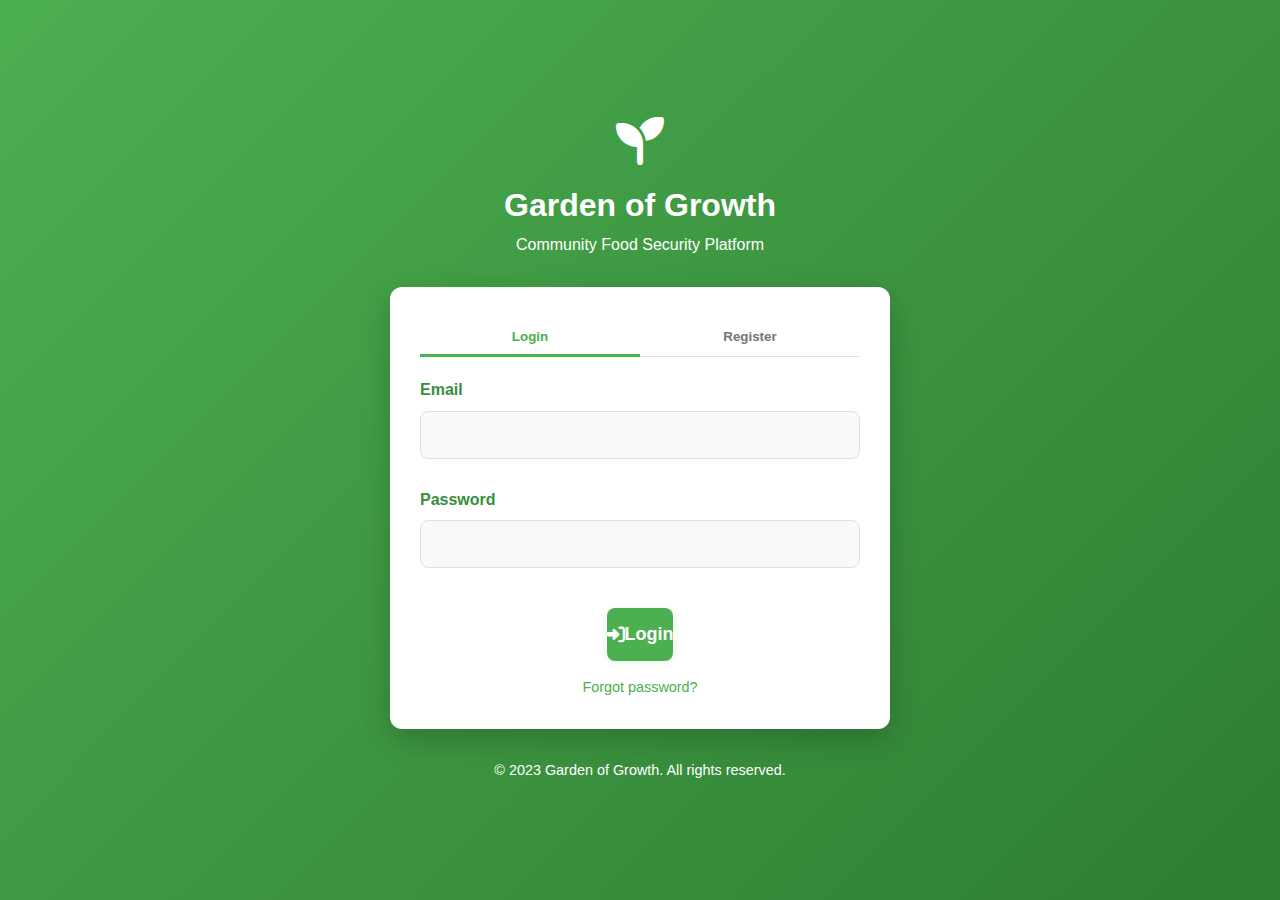
<file: website/index.html>
<!DOCTYPE html>
<html lang="en">
<head>
    <meta charset="UTF-8">
    <meta name="viewport" content="width=device-width, initial-scale=1.0">
    <title>Garden of Growth | Login</title>
    <link rel="stylesheet" href="styles.css">
    <link rel="stylesheet" href="https://cdnjs.cloudflare.com/ajax/libs/font-awesome/6.4.0/css/all.min.css">
</head>
<body class="login-page">
    <div class="login-container">
        <div class="login-header">
            <i class="fas fa-seedling logo-icon"></i>
            <h1>Garden of Growth</h1>
            <p>Community Food Security Platform</p>
        </div>
        
        <div class="login-card">
            <div class="tabs">
                <button class="tab active" id="loginTab">Login</button>
                <button class="tab" id="registerTab">Register</button>
            </div>
            
            <form id="loginForm" class="active-form">
                <div class="form-group">
                    <label for="email">Email</label>
                    <input type="email" id="email" required>
                </div>
                <div class="form-group">
                    <label for="password">Password</label>
                    <input type="password" id="password" required>
                </div>
                <button type="submit" class="btn btn-primary">
                    <i class="fas fa-sign-in-alt"></i> Login
                </button>
                <a href="#" class="forgot-password">Forgot password?</a>
            </form>
            
            <form id="registerForm" class="hidden-form">
                <div class="form-group">
                    <label for="regName">Full Name</label>
                    <input type="text" id="regName" required>
                </div>
                <div class="form-group">
                    <label for="regEmail">Email</label>
                    <input type="email" id="regEmail" required>
                </div>
                <div class="form-group">
                    <label for="regPassword">Password</label>
                    <input type="password" id="regPassword" required>
                </div>
                <div class="form-group">
                    <label for="regConfirm">Confirm Password</label>
                    <input type="password" id="regConfirm" required>
                </div>
                <button type="submit" class="btn btn-primary">
                    <i class="fas fa-user-plus"></i> Register
                </button>
            </form>
        </div>
        
        <div class="login-footer">
            <p>&copy; 2023 Garden of Growth. All rights reserved.</p>
        </div>
    </div>
    
    <script src="scripts.js"></script>
</body>
</html>
</file>
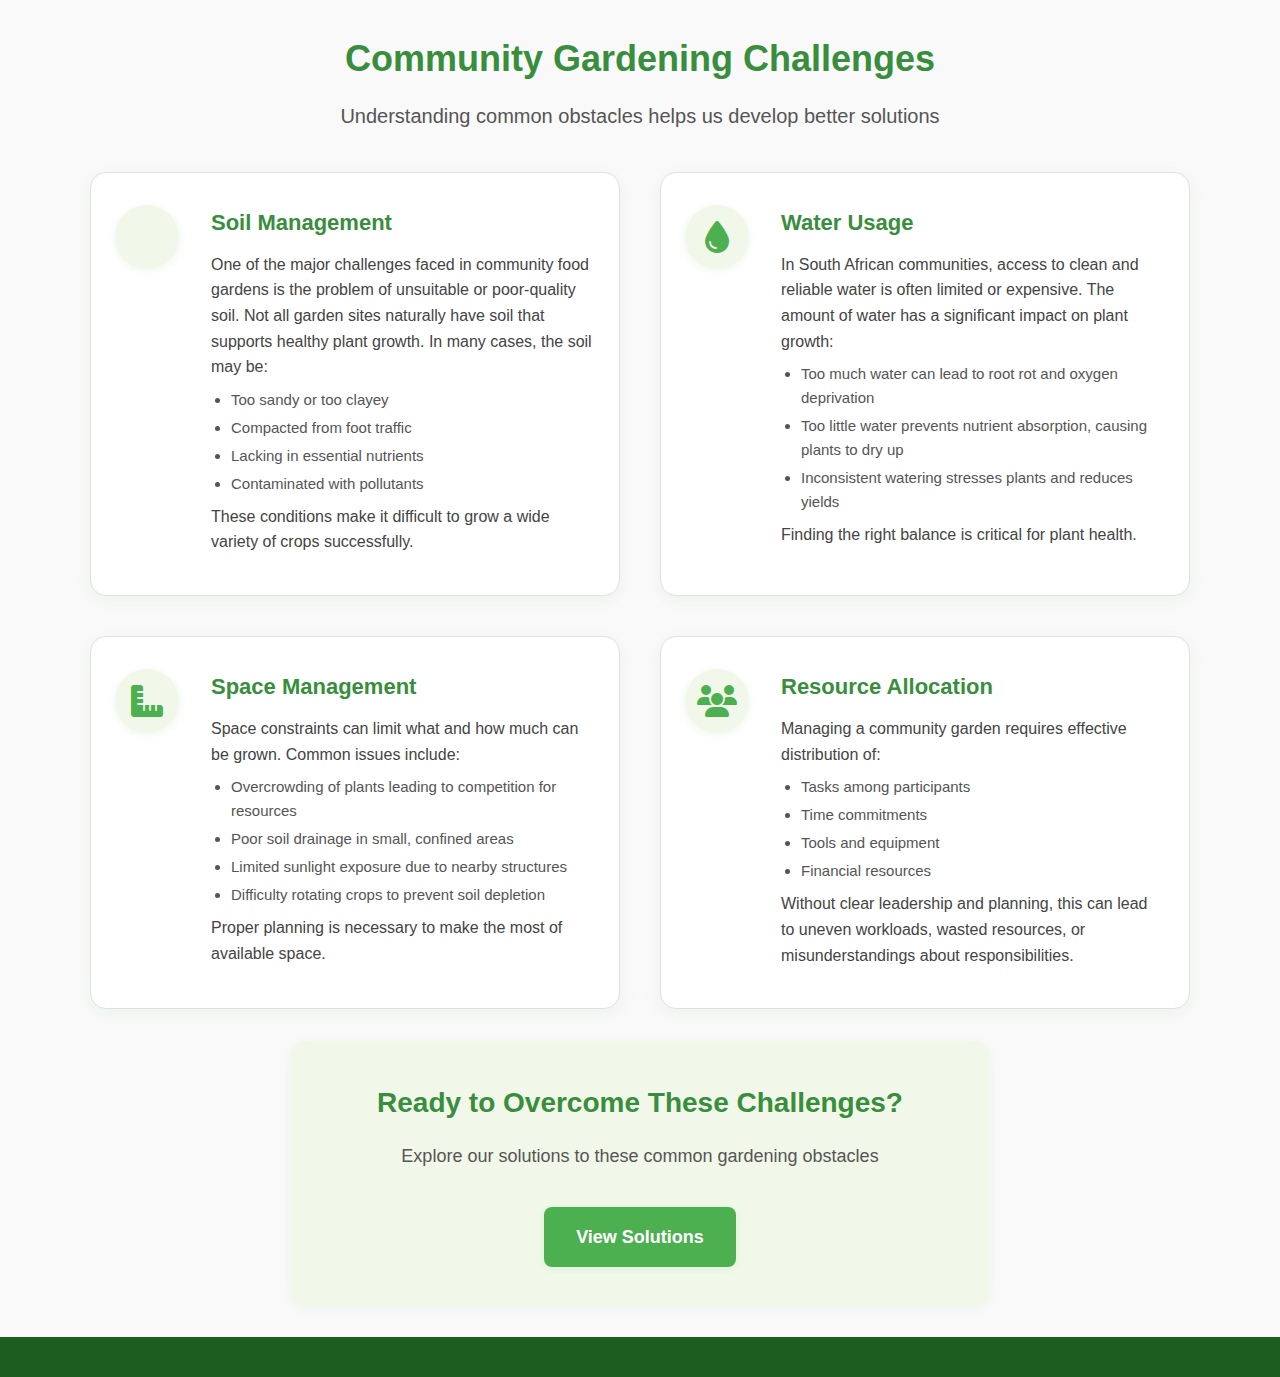
<file: website/challenges.html>
<!DOCTYPE html>
<html lang="en">
<head>
    <meta charset="UTF-8">
    <meta name="viewport" content="width=device-width, initial-scale=1.0">
    <title>Challenges | Garden of Growth</title>
    <link rel="stylesheet" href="styles.css">
    <link rel="stylesheet" href="https://cdnjs.cloudflare.com/ajax/libs/font-awesome/6.4.0/css/all.min.css">
</head>
<body>
    <header class="main-header">
        <!-- Same header as dashboard.html -->
    </header>

    <main class="content-page">
        <div class="page-header">
            <h1>Community Gardening Challenges</h1>
            <p>Understanding common obstacles helps us develop better solutions</p>
        </div>

        <section class="challenge-section">
            <div class="challenge-card">
                <div class="challenge-icon">
                    <i class="fas fa-dirt"></i>
                </div>
                <div class="challenge-content">
                    <h2>Soil Management</h2>
                    <p>One of the major challenges faced in community food gardens is the problem of unsuitable or poor-quality soil. Not all garden sites naturally have soil that supports healthy plant growth. In many cases, the soil may be:</p>
                    <ul>
                        <li>Too sandy or too clayey</li>
                        <li>Compacted from foot traffic</li>
                        <li>Lacking in essential nutrients</li>
                        <li>Contaminated with pollutants</li>
                    </ul>
                    <p>These conditions make it difficult to grow a wide variety of crops successfully.</p>
                </div>
            </div>

            <div class="challenge-card">
                <div class="challenge-icon">
                    <i class="fas fa-tint"></i>
                </div>
                <div class="challenge-content">
                    <h2>Water Usage</h2>
                    <p>In South African communities, access to clean and reliable water is often limited or expensive. The amount of water has a significant impact on plant growth:</p>
                    <ul>
                        <li>Too much water can lead to root rot and oxygen deprivation</li>
                        <li>Too little water prevents nutrient absorption, causing plants to dry up</li>
                        <li>Inconsistent watering stresses plants and reduces yields</li>
                    </ul>
                    <p>Finding the right balance is critical for plant health.</p>
                </div>
            </div>

            <div class="challenge-card">
                <div class="challenge-icon">
                    <i class="fas fa-ruler-combined"></i>
                </div>
                <div class="challenge-content">
                    <h2>Space Management</h2>
                    <p>Space constraints can limit what and how much can be grown. Common issues include:</p>
                    <ul>
                        <li>Overcrowding of plants leading to competition for resources</li>
                        <li>Poor soil drainage in small, confined areas</li>
                        <li>Limited sunlight exposure due to nearby structures</li>
                        <li>Difficulty rotating crops to prevent soil depletion</li>
                    </ul>
                    <p>Proper planning is necessary to make the most of available space.</p>
                </div>
            </div>

            <div class="challenge-card">
                <div class="challenge-icon">
                    <i class="fas fa-users"></i>
                </div>
                <div class="challenge-content">
                    <h2>Resource Allocation</h2>
                    <p>Managing a community garden requires effective distribution of:</p>
                    <ul>
                        <li>Tasks among participants</li>
                        <li>Time commitments</li>
                        <li>Tools and equipment</li>
                        <li>Financial resources</li>
                    </ul>
                    <p>Without clear leadership and planning, this can lead to uneven workloads, wasted resources, or misunderstandings about responsibilities.</p>
                </div>
            </div>
        </section>

        <section class="cta-section">
            <h2>Ready to Overcome These Challenges?</h2>
            <p>Explore our solutions to these common gardening obstacles</p>
            <a href="solutions.html" class="btn btn-primary">View Solutions</a>
        </section>
    </main>

    <footer class="main-footer">
        <!-- Same footer as dashboard.html -->
    </footer>

    <script src="scripts.js"></script>
</body>
</html>
</file>
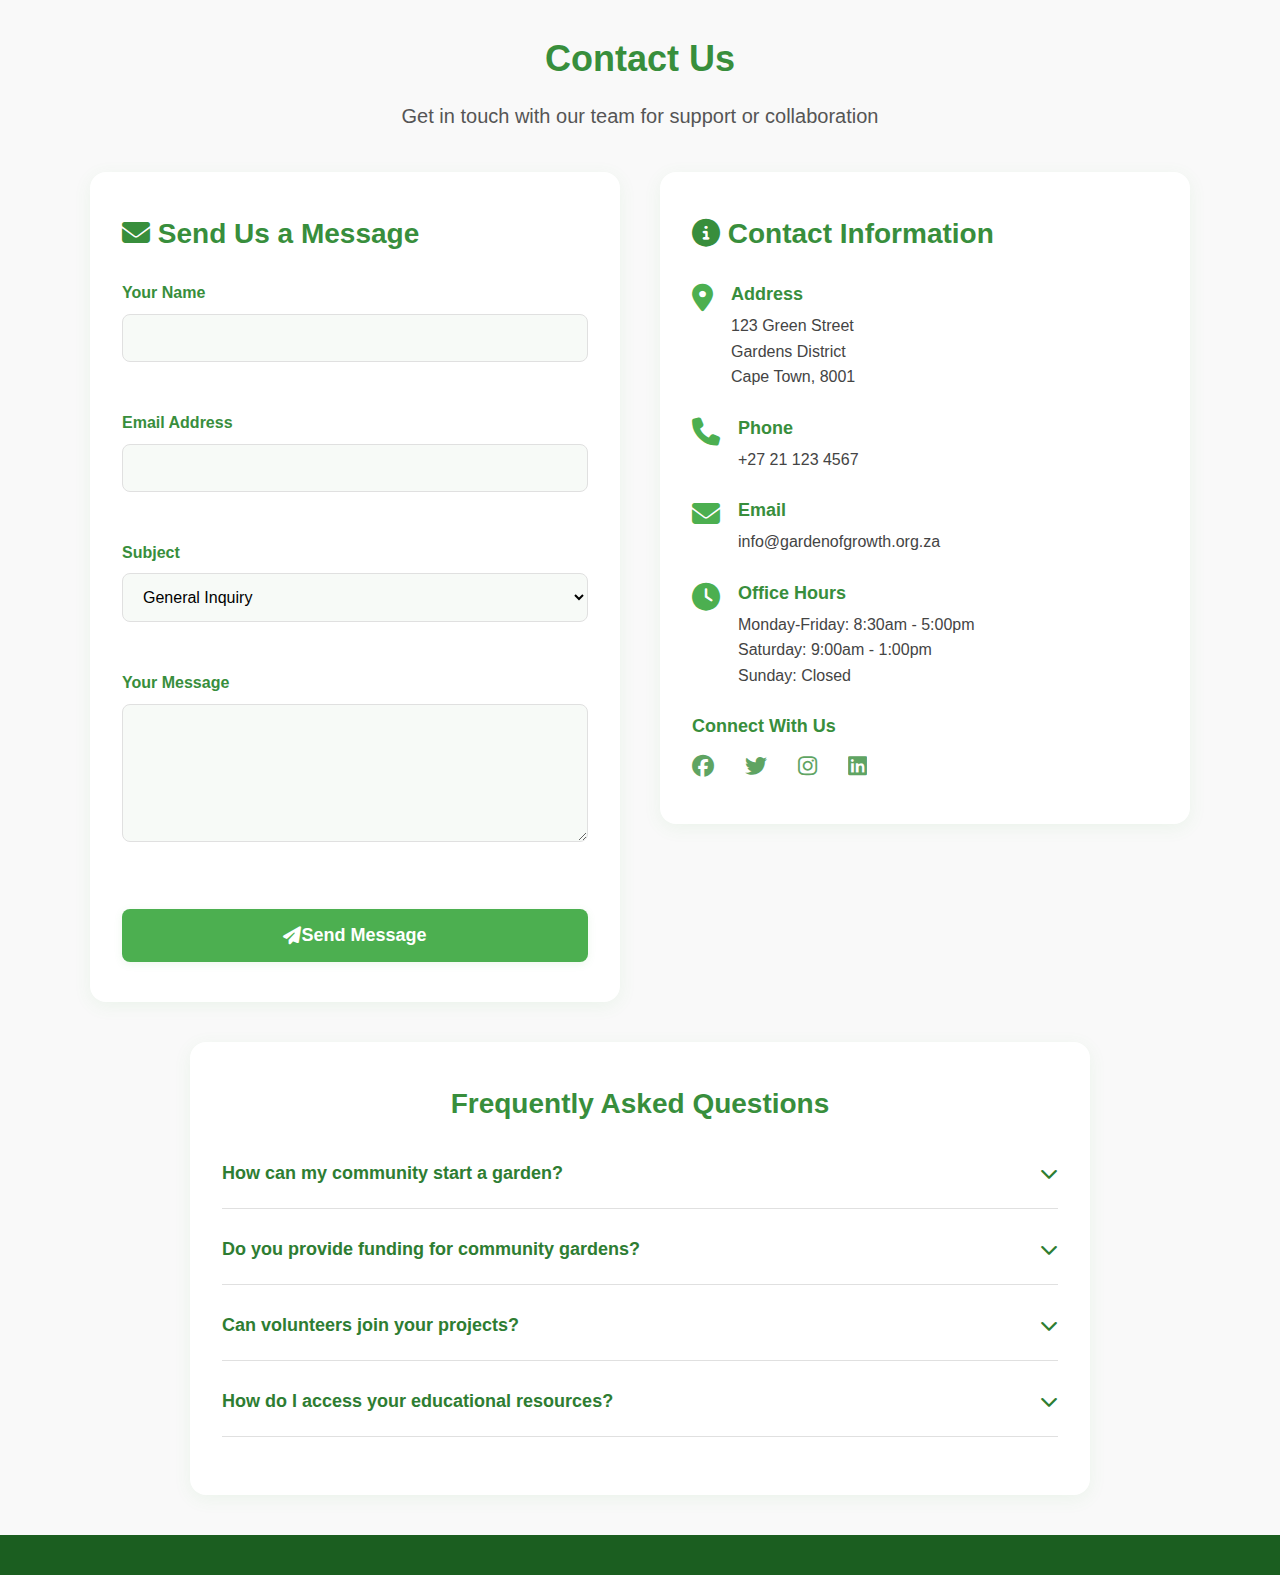
<file: website/contact.html>
<!DOCTYPE html>
<html lang="en">
<head>
    <meta charset="UTF-8">
    <meta name="viewport" content="width=device-width, initial-scale=1.0">
    <title>Contact Us | Garden of Growth</title>
    <link rel="stylesheet" href="styles.css">
    <link rel="stylesheet" href="https://cdnjs.cloudflare.com/ajax/libs/font-awesome/6.4.0/css/all.min.css">
</head>
<body>
    <header class="main-header">
        <!-- Same header as dashboard.html -->
    </header>

    <main class="content-page">
        <div class="page-header">
            <h1>Contact Us</h1>
            <p>Get in touch with our team for support or collaboration</p>
        </div>

        <div class="contact-container">
            <div class="contact-form">
                <h2><i class="fas fa-envelope"></i> Send Us a Message</h2>
                <form id="contactForm">
                    <div class="form-group">
                        <label for="name">Your Name</label>
                        <input type="text" id="name" required>
                    </div>
                    
                    <div class="form-group">
                        <label for="email">Email Address</label>
                        <input type="email" id="email" required>
                    </div>
                    
                    <div class="form-group">
                        <label for="subject">Subject</label>
                        <select id="subject">
                            <option value="general">General Inquiry</option>
                            <option value="support">Technical Support</option>
                            <option value="partnership">Partnership Opportunity</option>
                            <option value="volunteer">Volunteer Inquiry</option>
                        </select>
                    </div>
                    
                    <div class="form-group">
                        <label for="message">Your Message</label>
                        <textarea id="message" rows="6" required></textarea>
                    </div>
                    
                    <button type="submit" class="btn btn-primary">
                        <i class="fas fa-paper-plane"></i> Send Message
                    </button>
                </form>
            </div>
            
            <div class="contact-info">
                <h2><i class="fas fa-info-circle"></i> Contact Information</h2>
                
                <div class="info-item">
                    <i class="fas fa-map-marker-alt"></i>
                    <div>
                        <h3>Address</h3>
                        <p>123 Green Street<br>Gardens District<br>Cape Town, 8001</p>
                    </div>
                </div>
                
                <div class="info-item">
                    <i class="fas fa-phone"></i>
                    <div>
                        <h3>Phone</h3>
                        <p>+27 21 123 4567</p>
                    </div>
                </div>
                
                <div class="info-item">
                    <i class="fas fa-envelope"></i>
                    <div>
                        <h3>Email</h3>
                        <p>info@gardenofgrowth.org.za</p>
                    </div>
                </div>
                
                <div class="info-item">
                    <i class="fas fa-clock"></i>
                    <div>
                        <h3>Office Hours</h3>
                        <p>Monday-Friday: 8:30am - 5:00pm<br>Saturday: 9:00am - 1:00pm<br>Sunday: Closed</p>
                    </div>
                </div>
                
                <div class="social-links">
                    <h3>Connect With Us</h3>
                    <div class="social-icons">
                        <a href="#"><i class="fab fa-facebook"></i></a>
                        <a href="#"><i class="fab fa-twitter"></i></a>
                        <a href="#"><i class="fab fa-instagram"></i></a>
                        <a href="#"><i class="fab fa-linkedin"></i></a>
                    </div>
                </div>
            </div>
        </div>

        <section class="faq-section">
            <h2>Frequently Asked Questions</h2>
            
            <div class="faq-item">
                <button class="faq-question">
                    How can my community start a garden?
                    <i class="fas fa-chevron-down"></i>
                </button>
                <div class="faq-answer">
                    <p>We offer free consultations for communities looking to start gardens. Contact us to schedule a meeting with one of our community coordinators who can assess your space, soil, and local needs to develop a tailored plan.</p>
                </div>
            </div>
            
            <div class="faq-item">
                <button class="faq-question">
                    Do you provide funding for community gardens?
                    <i class="fas fa-chevron-down"></i>
                </button>
                <div class="faq-answer">
                    <p>While we don't directly provide funding, we can connect you with potential sponsors and guide you through grant application processes. We also teach cost-saving techniques to maximize your resources.</p>
                </div>
            </div>
            
            <div class="faq-item">
                <button class="faq-question">
                    Can volunteers join your projects?
                    <i class="fas fa-chevron-down"></i>
                </button>
                <div class="faq-answer">
                    <p>Yes! We welcome volunteers with all skill levels. Visit our volunteer portal to see current opportunities in your area and register your interest.</p>
                </div>
            </div>
            
            <div class="faq-item">
                <button class="faq-question">
                    How do I access your educational resources?
                    <i class="fas fa-chevron-down"></i>
                </button>
                <div class="faq-answer">
                    <p>All registered users can access our resource library through the dashboard. We also offer free monthly webinars and workshops - check our events calendar for upcoming sessions.</p>
                </div>
            </div>
        </section>
    </main>

    <footer class="main-footer">
        <!-- Same footer as dashboard.html -->
    </footer>

    <script src="scripts.js"></script>
    <script>
        // Contact form submission
        document.getElementById('contactForm').addEventListener('submit', function(e) {
            e.preventDefault();
            
            // Get form values
            const name = document.getElementById('name').value;
            const email = document.getElementById('email').value;
            const subject = document.getElementById('subject').value;
            const message = document.getElementById('message').value;
            
            // Validate
            if (!name || !email || !message) {
                alert('Please fill in all required fields');
                return;
            }
            
            // In a real app, you would send this to your backend
            console.log('Contact form submitted:', { name, email, subject, message });
            
            // Show success message
            alert('Thank you for your message! We will respond within 2 business days.');
            
            // Reset form
            this.reset();
        });
        
        // FAQ accordion functionality
        document.querySelectorAll('.faq-question').forEach(question => {
            question.addEventListener('click', () => {
                const answer = question.nextElementSibling;
                const icon = question.querySelector('i');
                
                // Toggle answer visibility
                if (answer.style.maxHeight) {
                    answer.style.maxHeight = null;
                    icon.classList.remove('fa-chevron-up');
                    icon.classList.add('fa-chevron-down');
                } else {
                    answer.style.maxHeight = answer.scrollHeight + 'px';
                    icon.classList.remove('fa-chevron-down');
                    icon.classList.add('fa-chevron-up');
                }
            });
        });
    </script>
</body>
</html>
</file>
<file: website/styles.css>
/* Base Styles */
:root {
    --primary-color: #4CAF50;
    --primary-dark: #2E7D32;
    --primary-light: #8BC34A;
    --accent-color: #FFC107;
    --light-color: #F1F8E9;
    --dark-color: #1B5E20;
    --text-color: #333;
    --text-light: #fff;
    --gray-light: #f5f5f5;
    --gray-medium: #e0e0e0;
    --gray-dark: #757575;
    --shadow: 0 4px 6px rgba(0,0,0,0.1);
    --transition: all 0.3s ease;
}

* {
    margin: 0;
    padding: 0;
    box-sizing: border-box;
    font-family: 'Segoe UI', Tahoma, Geneva, Verdana, sans-serif;
}

body {
    background-color: #f9f9f9;
    color: var(--text-color);
    line-height: 1.6;
}

a {
    text-decoration: none;
    color: var(--primary-color);
    transition: var(--transition);
}

a:hover {
    color: var(--primary-dark);
}

.btn {
    display: inline-flex;
    align-items: center;
    justify-content: center;
    padding: 12px 24px;
    border-radius: 6px;
    font-weight: 600;
    cursor: pointer;
    transition: var(--transition);
    border: none;
    box-shadow: var(--shadow);
}

.btn-primary {
    background-color: var(--primary-color);
    color: var(--text-light);
}

.btn-primary:hover {
    background-color: var(--primary-dark);
    transform: translateY(-2px);
}

.btn-secondary {
    background-color: var(--gray-light);
    color: var(--text-color);
}

.btn-secondary:hover {
    background-color: var(--gray-medium);
    transform: translateY(-2px);
}

/* Login Page Styles */
.login-page {
    display: flex;
    justify-content: center;
    align-items: center;
    min-height: 100vh;
    background: linear-gradient(135deg, var(--primary-color), var(--primary-dark));
    padding: 20px;
}

.login-container {
    width: 100%;
    max-width: 500px;
    text-align: center;
}

.login-header {
    margin-bottom: 30px;
    color: var(--text-light);
}

.logo-icon {
    font-size: 3rem;
    margin-bottom: 15px;
}

.login-card {
    background-color: var(--text-light);
    border-radius: 12px;
    padding: 30px;
    box-shadow: 0 10px 30px rgba(0,0,0,0.2);
}

.tabs {
    display: flex;
    margin-bottom: 20px;
    border-bottom: 1px solid var(--gray-medium);
}

.tab {
    flex: 1;
    padding: 12px;
    background: none;
    border: none;
    cursor: pointer;
    font-weight: 600;
    color: var(--gray-dark);
    position: relative;
}

.tab.active {
    color: var(--primary-color);
}

.tab.active::after {
    content: '';
    position: absolute;
    bottom: -1px;
    left: 0;
    right: 0;
    height: 3px;
    background-color: var(--primary-color);
}

.hidden-form {
    display: none;
}

.active-form {
    display: block;
}

.form-group {
    margin-bottom: 20px;
    text-align: left;
}

.form-group label {
    display: block;
    margin-bottom: 8px;
    font-weight: 600;
}

.form-group input {
    width: 100%;
    padding: 12px 15px;
    border: 1px solid var(--gray-medium);
    border-radius: 6px;
    font-size: 1rem;
    transition: var(--transition);
}

.form-group input:focus {
    border-color: var(--primary-color);
    outline: none;
    box-shadow: 0 0 0 3px rgba(76, 175, 80, 0.2);
}

.forgot-password {
    display: block;
    margin-top: 15px;
    font-size: 0.9rem;
}

.login-footer {
    margin-top: 30px;
    color: var(--text-light);
    font-size: 0.9rem;
}

/* Dashboard Styles */
.main-header {
    background-color: var(--text-light);
    box-shadow: var(--shadow);
    position: sticky;
    top: 0;
    z-index: 100;
}

.header-content {
    display: flex;
    justify-content: space-between;
    align-items: center;
    padding: 15px 30px;
    max-width: 1200px;
    margin: 0 auto;
}

.logo {
    display: flex;
    align-items: center;
    font-size: 1.5rem;
    font-weight: 700;
    color: var(--primary-dark);
}

.logo i {
    margin-right: 10px;
    font-size: 1.8rem;
}

.main-nav {
    display: flex;
    gap: 20px;
}

.main-nav a {
    display: flex;
    align-items: center;
    gap: 8px;
    color: var(--text-color);
    padding: 8px 12px;
    border-radius: 6px;
}

.main-nav a:hover, .main-nav a.active {
    background-color: var(--gray-light);
    color: var(--primary-dark);
}

.user-menu {
    display: flex;
    align-items: center;
    gap: 15px;
}

.user-avatar {
    width: 40px;
    height: 40px;
    border-radius: 50%;
    object-fit: cover;
}

.btn-logout {
    background: none;
    border: none;
    cursor: pointer;
    color: var(--gray-dark);
    font-size: 1.2rem;
    transition: var(--transition);
}

.btn-logout:hover {
    color: var(--primary-color);
}

.dashboard-container {
    max-width: 1200px;
    margin: 30px auto;
    padding: 0 30px;
}

.welcome-banner {
    text-align: center;
    margin-bottom: 40px;
}

.welcome-banner h1 {
    color: var(--primary-dark);
    margin-bottom: 15px;
}

.dashboard-grid {
    display: grid;
    grid-template-columns: repeat(auto-fill, minmax(300px, 1fr));
    gap: 25px;
}

.card {
    background-color: var(--text-light);
    border-radius: 12px;
    padding: 25px;
    box-shadow: var(--shadow);
    transition: var(--transition);
}

.card:hover {
    transform: translateY(-5px);
    box-shadow: 0 10px 20px rgba(0,0,0,0.1);
}

.feature-card {
    text-align: center;
}

.feature-card i {
    font-size: 2.5rem;
    color: var(--primary-color);
    margin-bottom: 15px;
}

.feature-card h3 {
    margin-bottom: 15px;
    color: var(--primary-dark);
}

.feature-card p {
    margin-bottom: 20px;
    color: var(--gray-dark);
}

.quick-links h3, .recent-activity h3 {
    margin-bottom: 20px;
    color: var(--primary-dark);
}

.quick-links ul {
    list-style: none;
}

.quick-links li {
    margin-bottom: 15px;
}

.quick-links a {
    display: flex;
    align-items: center;
    gap: 10px;
    color: var(--text-color);
}

.quick-links a:hover {
    color: var(--primary-color);
}

.quick-links i {
    color: var(--primary-color);
}

.activity-item {
    display: flex;
    align-items: center;
    gap: 15px;
    margin-bottom: 20px;
    padding-bottom: 20px;
    border-bottom: 1px solid var(--gray-medium);
}

.activity-item:last-child {
    margin-bottom: 0;
    padding-bottom: 0;
    border-bottom: none;
}

.activity-item i {
    font-size: 1.5rem;
    color: var(--primary-color);
}

.activity-item p {
    flex: 1;
}

.activity-date {
    font-size: 0.8rem;
    color: var(--gray-dark);
}

.main-footer {
    background-color: var(--dark-color);
    color: var(--text-light);
    padding: 40px 0 0;
}

.footer-content {
    display: grid;
    grid-template-columns: repeat(auto-fit, minmax(250px, 1fr));
    gap: 30px;
    max-width: 1200px;
    margin: 0 auto;
    padding: 0 30px;
}

.footer-section h4 {
    margin-bottom: 20px;
    font-size: 1.2rem;
}

.footer-section ul {
    list-style: none;
}

.footer-section li {
    margin-bottom: 10px;
}

.footer-section a {
    color: var(--text-light);
    opacity: 0.8;
}

.footer-section a:hover {
    opacity: 1;
}

.social-icons {
    display: flex;
    gap: 15px;
}

.social-icons a {
    color: var(--text-light);
    font-size: 1.5rem;
    opacity: 0.8;
    transition: var(--transition);
}

.social-icons a:hover {
    opacity: 1;
    transform: translateY(-3px);
}

.footer-bottom {
    text-align: center;
    padding: 20px;
    margin-top: 40px;
    border-top: 1px solid rgba(255,255,255,0.1);
    font-size: 0.9rem;
}

/* Content Page Styles */
.content-page {
    max-width: 1200px;
    margin: 30px auto;
    padding: 0 30px;
}

.page-header {
    text-align: center;
    margin-bottom: 40px;
}

.page-header h1 {
    color: var(--primary-dark);
    margin-bottom: 15px;
}

.content-section {
    display: grid;
    grid-template-columns: 1fr 1fr;
    gap: 40px;
    margin-bottom: 60px;
    align-items: center;
}

.section-content h2 {
    color: var(--primary-dark);
    margin-bottom: 20px;
}

.section-content p {
    margin-bottom: 15px;
    line-height: 1.7;
}

.section-image img {
    width: 100%;
    border-radius: 12px;
    box-shadow: var(--shadow);
}

.objectives-section {
    margin-bottom: 60px;
}

.objectives-section h2 {
    text-align: center;
    margin-bottom: 40px;
    color: var(--primary-dark);
}

.objectives-grid {
    display: grid;
    grid-template-columns: repeat(auto-fit, minmax(250px, 1fr));
    gap: 25px;
}

.objective-card {
    background-color: var(--text-light);
    border-radius: 12px;
    padding: 30px;
    text-align: center;
    box-shadow: var(--shadow);
    transition: var(--transition);
}

.objective-card:hover {
    transform: translateY(-10px);
    box-shadow: 0 15px 30px rgba(0,0,0,0.1);
}

.objective-card i {
    font-size: 2.5rem;
    color: var(--primary-color);
    margin-bottom: 20px;
}

.objective-card h3 {
    margin-bottom: 15px;
    color: var(--primary-dark);
}

.cta-section {
    text-align: center;
    padding: 60px 0;
    background-color: var(--light-color);
    border-radius: 12px;
    margin-bottom: 60px;
}

.cta-section h2 {
    color: var(--primary-dark);
    margin-bottom: 15px;
}

.cta-section p {
    margin-bottom: 30px;
    font-size: 1.1rem;
}

.cta-buttons {
    display: flex;
    justify-content: center;
    gap: 20px;
}

/* Soil Types Page Styles */
.soil-intro {
    text-align: center;
    margin-bottom: 40px;
    font-size: 1.1rem;
    line-height: 1.7;
    color: var(--gray-dark);
}

.soil-grid {
    display: grid;
    grid-template-columns: repeat(auto-fit, minmax(320px, 1fr));
    gap: 30px;
    margin-bottom: 60px;
}

.soil-card {
    background-color: var(--text-light);
    border-radius: 16px;
    overflow: hidden;
    box-shadow: 0 6px 20px rgba(0, 0, 0, 0.1);
    transition: var(--transition);
    border: 1px solid var(--gray-medium);
    display: flex;
    flex-direction: column;
    height: 100%;
}

.soil-card:hover {
    transform: translateY(-8px);
    box-shadow: 0 15px 35px rgba(0, 0, 0, 0.15);
    border-color: var(--primary-color);
}

.soil-image {
    position: relative;
    height: 220px;
    overflow: hidden;
}

.soil-image img {
    width: 100%;
    height: 100%;
    object-fit: cover;
    transition: var(--transition);
}

.soil-card:hover .soil-image img {
    transform: scale(1.05);
}

.soil-content {
    padding: 25px;
    display: flex;
    flex-direction: column;
    flex-grow: 1;
    gap: 12px;
}

.soil-content h3 {
    font-size: 1.5rem;
    color: var(--primary-dark);
    margin-bottom: 3px;
    font-weight: 700;
}

.soil-content p {
    line-height: 1.6;
    color: var(--text-color);
    margin: 0;
}

.soil-content p strong {
    color: var(--primary-dark);
    font-weight: 600;
}

.soil-content .btn {
    margin-top: auto;
    width: 100%;
    font-size: 0.95rem;
    padding: 12px;
    border-radius: 8px;
    background-color: var(--primary-color);
    color: var(--text-light);
    border: none;
    transition: var(--transition);
}

.soil-content .btn:hover {
    background-color: var(--primary-dark);
    transform: translateY(-2px);
}

.soil-testing {
    background-color: var(--light-color);
    border-radius: 16px;
    padding: 40px;
    margin-bottom: 40px;
    border: 1px solid rgba(76, 175, 80, 0.2);
}

.soil-testing h2 {
    text-align: center;
    color: var(--primary-dark);
    margin-bottom: 20px;
    font-size: 2rem;
    font-weight: 700;
}

.soil-testing > p {
    text-align: center;
    margin-bottom: 40px;
    font-size: 1.1rem;
    line-height: 1.7;
    color: var(--gray-dark);
}

.testing-methods {
    display: grid;
    grid-template-columns: repeat(auto-fit, minmax(280px, 1fr));
    gap: 25px;
}

.method-card {
    background-color: var(--text-light);
    border-radius: 12px;
    padding: 30px;
    text-align: center;
    box-shadow: 0 4px 15px rgba(0, 0, 0, 0.08);
    transition: var(--transition);
    border: 1px solid var(--gray-medium);
}

.method-card:hover {
    transform: translateY(-5px);
    box-shadow: 0 8px 25px rgba(0, 0, 0, 0.12);
    border-color: var(--primary-color);
}

.method-card i {
    font-size: 2.5rem;
    color: var(--primary-color);
    margin-bottom: 20px;
    background-color: var(--light-color);
    width: 80px;
    height: 80px;
    border-radius: 50%;
    display: flex;
    align-items: center;
    justify-content: center;
    margin: 0 auto 20px;
}

.method-card h3 {
    color: var(--primary-dark);
    margin-bottom: 15px;
    font-size: 1.3rem;
    font-weight: 600;
}

.method-card p {
    color: var(--gray-dark);
    line-height: 1.6;
    font-size: 0.95rem;
}

/* Responsive Styles */
@media (max-width: 992px) {
    .header-content {
        flex-direction: column;
        gap: 20px;
    }
    
    .main-nav {
        order: 3;
        width: 100%;
        justify-content: center;
    }
    
    .content-section {
        grid-template-columns: 1fr;
    }
    
    .section-image {
        order: -1;
    }
    
    .soil-grid {
        grid-template-columns: repeat(auto-fit, minmax(280px, 1fr));
        gap: 25px;
    }
    
    .soil-testing {
        padding: 30px 25px;
    }
    
    .testing-methods {
        grid-template-columns: 1fr;
        gap: 20px;
    }
}

@media (max-width: 768px) {
    .main-nav {
        flex-direction: column;
        align-items: center;
    }
    
    .cta-buttons {
        flex-direction: column;
        align-items: center;
    }
    
    .user-menu {
        margin-top: 20px;
    }
}

/* Card grid layout*/
.card-grid {
    display: grid;
    grid-template-columns: repeat(auto-fit, minmax(320px, 1fr));
    gap: 30px;
    margin: 2em 0 3em 0;
}

/* Individual card styling*/
.card {
    background: #fff;
    border-radius: 16px;
    box-shadow: 0 6px 20px rgba(0,0,0,0.10);
    padding: 2em 1.5em 1.5em 1.5em;
    text-align: center;
    transition: box-shadow 0.2s, transform 0.2s;
    border: 1px solid var(--gray-medium);
    display: flex;
    flex-direction: column;
    align-items: center;
    height: 100%;
}

.card:hover {
    box-shadow: 0 15px 35px rgba(0,0,0,0.15);
    border-color: var(--primary-color);
    transform: translateY(-8px);
}

/* Responsive for smaller screens */
@media (max-width: 992px) {
    .card-grid {
        grid-template-columns: repeat(auto-fit, minmax(280px, 1fr));
        gap: 25px;
    }
}

@media (max-width: 600px) {
    .card-grid {
        grid-template-columns: 1fr;
        gap: 20px;
    }
    .card {
        padding: 1.2em 0.7em 1em 0.7em;
    }
}

/* Team member image */
.card-img {
    width: 120px;
    height: 120px;
    object-fit: cover;
    border-radius: 50%;
    margin: 0 auto 1em auto;
    box-shadow: 0 1px 6px rgba(0,0,0,0.10);
}

/* Name and role */
.card h3 {
    margin: 0.5em 0 0.2em 0;
    font-size: 1.25em;
    color: #2e7d32;
}

.card .role {
    font-weight: 600;
    color: #388e3c;
    margin-bottom: 0.2em;
}

.card .id {
    font-size: 0.95em;
    color: #888;
    margin-bottom: 0.7em;
}

/* Bio */
.card .bio {
    font-size: 1em;
    color: #444;
    margin-bottom: 1em;
}

/* Contact icons */
.card-contact {
    margin-top: 0.5em;
}

.card-contact a {
    color: #388e3c;
    margin: 0 0.5em;
    font-size: 1.2em;
    transition: color 0.2s;
}

.card-contact a:hover {
    color: #1b5e20;
}

/* Team Values Section */
.team-values {
    margin: 3em 0 2em 0;
    text-align: center;
}

.team-values h2 {
    font-size: 2em;
    color: var(--primary-dark);
    margin-bottom: 1.2em;
    letter-spacing: 1px;
}

.values-grid {
    display: grid;
    grid-template-columns: repeat(4, 1fr); /* 4 cards in a row */
    gap: 32px;
    justify-items: stretch;
    align-items: stretch;
    width: 100%;
    margin-bottom: 32px;
    margin-top: 32px;
    padding-left: 16px;
    padding-right: 16px;
}

.value-card {
    background: #fff;
    border-radius: 16px;
    box-shadow: 0 4px 18px rgba(76,175,80,0.08);
    padding: 32px 24px 24px 24px;
    text-align: center;
    transition: box-shadow 0.2s, transform 0.2s;
    border: 1px solid #e0e0e0;
    display: flex;
    flex-direction: column;
    align-items: center;
    height: 100%;
    min-height: 260px;
    justify-content: flex-start;
}

.value-card:hover {
    box-shadow: 0 8px 32px rgba(76,175,80,0.18);
    border-color: #4CAF50;
    transform: translateY(-6px) scale(1.03);
}

.value-card i {
    font-size: 40px;
    color: #4CAF50;
    margin-bottom: 16px;
    background: #F1F8E9;
    border-radius: 50%;
    padding: 12px;
    box-shadow: 0 2px 8px rgba(76,175,80,0.10);
}

.value-card h3 {
    font-size: 20px;
    color: #2E7D32;
    margin-bottom: 8px;
    font-weight: 700;
    letter-spacing: 1px;
}

.value-card p {
    color: #333;
    font-size: 16px;
    margin-bottom: 0;
}

/* Responsive for tablets */
@media (max-width: 1200px) {
    .values-grid {
        grid-template-columns: repeat(2, 1fr);
        gap: 24px;
    }
}

/* Responsive for mobile */
@media (max-width: 700px) {
    .values-grid {
        grid-template-columns: 1fr;
        gap: 16px;
        padding-left: 8px;
        padding-right: 8px;
    }
    .value-card {
        min-height: 180px;
        padding: 16px 8px 12px 8px;
    }
}

/* Responsive for smaller screens */
@media (max-width: 1200px) {
    .values-grid {
        grid-template-columns: repeat(3, 1fr);
    }
}

@media (max-width: 700px) {
    .values-grid {
        grid-template-columns: 1fr;
        gap: 1.2em;
    }
}

/*Solutions Page Styles*/
.solutions-tabs {
    background: #fff;
    border-radius: 16px;
    box-shadow: 0 4px 18px rgba(76,175,80,0.08);
    padding: 40px 32px;
    margin-bottom: 40px;
}

/* Challenges Page Styles */

.challenge-section {
    display: grid;
    grid-template-columns: repeat(2, 1fr);
    gap: 40px;
    margin: 40px auto 32px auto;
    max-width: 1100px;
    width: 100%;
}

.challenge-card {
    background: #fff;
    border-radius: 16px;
    box-shadow: 0 4px 18px rgba(76,175,80,0.08);
    display: flex;
    gap: 24px;
    padding: 32px 24px;
    align-items: flex-start;
    transition: box-shadow 0.2s, transform 0.2s;
    border: 1px solid #e0e0e0;
    min-height: 320px;
}

.challenge-card:hover {
    box-shadow: 0 8px 32px rgba(76,175,80,0.14);
    border-color: #4CAF50;
    transform: translateY(-6px) scale(1.03);
}

.challenge-icon {
    flex-shrink: 0;
    display: flex;
    align-items: center;
    justify-content: center;
    width: 64px;
    height: 64px;
    background: #f1f8e9;
    border-radius: 50%;
    box-shadow: 0 2px 8px rgba(76,175,80,0.10);
    margin-right: 8px;
}

.challenge-icon i {
    font-size: 32px;
    color: #4CAF50;
}

.challenge-content h2 {
    font-size: 22px;
    color: #388e3c;
    margin-bottom: 12px;
    font-weight: 700;
}

.challenge-content p {
    font-size: 16px;
    color: #444;
    margin-bottom: 8px;
}

.challenge-content ul {
    margin-bottom: 8px;
    padding-left: 20px;
}

.challenge-content ul li {
    font-size: 15px;
    color: #555;
    margin-bottom: 4px;
}

/* CTA Section */
.cta-section {
    background: #f1f8e9;
    border-radius: 16px;
    box-shadow: 0 2px 12px rgba(76,175,80,0.06);
    padding: 40px 32px;
    text-align: center;
    margin: 32px auto 0 auto;
    max-width: 700px;
}

.cta-section h2 {
    font-size: 28px;
    color: #388e3c;
    margin-bottom: 16px;
}

.cta-section p {
    font-size: 18px;
    color: #555;
    margin-bottom: 24px;
}

.cta-section .btn-primary {
    background: #4CAF50;
    color: #fff;
    border: none;
    border-radius: 8px;
    padding: 16px 32px;
    font-size: 18px;
    font-weight: 700;
    cursor: pointer;
    transition: background 0.2s, transform 0.2s;
    box-shadow: 0 2px 8px rgba(76,175,80,0.10);
}

.cta-section .btn-primary:hover {
    background: #388e3c;
    transform: translateY(-2px);
}

/* Responsive Layout */
@media (max-width: 900px) {
    .challenge-section {
        grid-template-columns: 1fr;
        gap: 24px;
        padding: 0 8px;
    }
    .challenge-card {
        flex-direction: column;
        align-items: flex-start;
        min-height: 0;
    }
}
.tab-buttons {
    display: flex;
    gap: 16px;
    justify-content: center;
    margin-bottom: 32px;
}

.tab-btn {
    background: #f1f8e9;
    color: #388e3c;
    border: none;
    border-radius: 8px 8px 0 0;
    padding: 16px 32px;
    font-size: 18px;
    font-weight: 600;
    cursor: pointer;
    transition: background 0.2s, color 0.2s;
    box-shadow: 0 2px 8px rgba(76,175,80,0.06);
    display: flex;
    align-items: center;
    gap: 10px;
}

.tab-btn.active, .tab-btn:hover {
    background: #388e3c;
    color: #fff;
}

.tab-content {
    display: none;
    animation: fadeIn 0.5s;
}

.tab-content.active {
    display: block;
}

@keyframes fadeIn {
    from { opacity: 0; transform: translateY(16px);}
    to { opacity: 1; transform: translateY(0);}
}

/* Solution Cards Grid */
.solution-grid {
    display: grid;
    grid-template-columns: repeat(4, 1fr);
    gap: 32px;
    margin-top: 24px;
    margin-bottom: 24px;
}

.solution-card {
    background: #f7faf7;
    border-radius: 16px;
    box-shadow: 0 2px 12px rgba(76,175,80,0.06);
    padding: 32px 20px;
    text-align: left;
    transition: box-shadow 0.2s, transform 0.2s;
    border: 1px solid #e0e0e0;
    display: flex;
    flex-direction: column;
    justify-content: flex-start;
    align-items: flex-start;
    height: 100%;
}

.solution-card:hover {
    box-shadow: 0 8px 32px rgba(76,175,80,0.14);
    border-color: #4CAF50;
    transform: translateY(-6px) scale(1.03);
}

.solution-card i {
    font-size: 32px;
    color: #4CAF50;
    margin-bottom: 16px;
}

.solution-card h3 {
    font-size: 20px;
    color: #388e3c;
    margin-bottom: 12px;
    font-weight: 700;
}

.solution-card p {
    font-size: 16px;
    color: #444;
    margin-bottom: 0;
}

/* Responsive Grid */
@media (max-width: 1200px) {
    .solution-grid {
        grid-template-columns: repeat(2, 1fr);
        gap: 24px;
    }
}
@media (max-width: 700px) {
    .solution-grid {
        grid-template-columns: 1fr;
        gap: 16px;
    }
    .solutions-tabs {
        padding: 16px 8px;
    }
}

/* Case Study Section */
.case-study {
    background: #fff;
    border-radius: 16px;
    box-shadow: 0 4px 18px rgba(76,175,80,0.08);
    padding: 40px 32px;
    margin-top: 40px;
    margin-bottom: 40px;
}

.case-study h2 {
    font-size: 28px;
    color: #2e7d32;
    margin-bottom: 24px;
    text-align: center;
}

.case-content {
    display: flex;
    gap: 32px;
    align-items: flex-start;
    flex-wrap: wrap;
}

.case-text {
    flex: 2;
    font-size: 18px;
    color: #444;
}

.case-text ul {
    margin: 16px 0;
    padding-left: 24px;
}

.case-image {
    flex: 1;
    min-width: 260px;
    max-width: 340px;
    display: flex;
    align-items: center;
    justify-content: center;
}

.case-image img {
    width: 100%;
    border-radius: 12px;
    box-shadow: 0 2px 12px rgba(76,175,80,0.10);
}

/* Responsive Case Study */
@media (max-width: 900px) {
    .case-content {
        flex-direction: column;
        gap: 16px;
    }
    .case-image {
        max-width: 100%;
        min-width: 0;
    }
}

/* Page Header & Intro */
.page-header h1 {
    font-size: 36px;
    color: #388e3c;
    margin-bottom: 12px;
    text-align: center;
}

.page-header p {
    font-size: 20px;
    color: #555;
    margin-bottom: 24px;
    text-align: center;
}

.solutions-intro p {
    font-size: 18px;
    color: #555;
    margin-bottom: 32px;
    text-align: center;
}

/*Calculator Page*/
.calculator-container {
    background: #fff;
    border-radius: 16px;
    box-shadow: 0 4px 18px rgba(76,175,80,0.08);
    padding: 40px 32px;
    max-width: 600px;
    margin: 0 auto 40px auto;
    display: flex;
    flex-direction: column;
    align-items: center;
}

.calculator-form {
    width: 100%;
    display: flex;
    flex-direction: column;
    gap: 24px;
    margin-bottom: 24px;
}

.calculator-form label {
    font-weight: 600;
    color: #388e3c;
    margin-bottom: 8px;
    font-size: 18px;
}

.calculator-form input,
.calculator-form select {
    width: 100%;
    padding: 14px 16px;
    border-radius: 8px;
    border: 1px solid #e0e0e0;
    font-size: 16px;
    transition: border-color 0.2s;
    margin-bottom: 8px;
}

.calculator-form input:focus,
.calculator-form select:focus {
    border-color: #4CAF50;
    outline: none;
}

#calculateBtn {
    background: #4CAF50;
    color: #fff;
    border: none;
    border-radius: 8px;
    padding: 16px 0;
    font-size: 18px;
    font-weight: 700;
    cursor: pointer;
    transition: background 0.2s, transform 0.2s;
    margin-top: 12px;
    box-shadow: 0 2px 8px rgba(76,175,80,0.10);
}

#calculateBtn:hover {
    background: #388e3c;
    transform: translateY(-2px);
}

.calculator-result {
    width: 100%;
    background: #f1f8e9;
    border-radius: 12px;
    padding: 24px;
    color: #2E7D32;
    font-size: 20px;
    font-weight: 600;
    text-align: center;
    margin-top: 16px;
    box-shadow: 0 2px 8px rgba(76,175,80,0.06);
    display: none;
}

.water-saving {
    background: #fff;
    border-radius: 16px;
    box-shadow: 0 4px 18px rgba(76,175,80,0.08);
    padding: 40px 32px;
    margin: 40px auto;
    max-width: 900px;
}

.water-saving h2 {
    color: #388e3c;
    font-size: 28px;
    margin-bottom: 24px;
    text-align: center;
}

.strategy-grid {
    display: grid;
    grid-template-columns: repeat(auto-fit, minmax(220px, 1fr));
    gap: 32px;
    margin-top: 24px;
}

.strategy-card {
    background: #f7faf7;
    border-radius: 12px;
    box-shadow: 0 2px 12px rgba(76,175,80,0.06);
    padding: 24px 16px;
    text-align: center;
    transition: box-shadow 0.2s, transform 0.2s;
    border: 1px solid #e0e0e0;
}

.strategy-card:hover {
    box-shadow: 0 8px 32px rgba(76,175,80,0.14);
    border-color: #4CAF50;
    transform: translateY(-6px) scale(1.03);
}

.strategy-card i {
    font-size: 32px;
    color: #4CAF50;
    margin-bottom: 12px;
}

.strategy-card h3 {
    font-size: 18px;
    color: #388e3c;
    margin-bottom: 8px;
    font-weight: 700;
}

.strategy-card p {
    font-size: 15px;
    color: #444;
    margin-bottom: 0;
}

@media (max-width: 700px) {
    .calculator-container,
    .water-saving {
        padding: 16px 8px;
    }
    .strategy-grid {
        gap: 16px;
    }
}

/*Contact Page*/
.contact-container {
    display: flex;
    gap: 40px;
    justify-content: center;
    align-items: flex-start;
    margin: 40px auto;
    max-width: 1100px;
    width: 100%;
}

.contact-form, .contact-info {
    background: #fff;
    border-radius: 16px;
    box-shadow: 0 4px 18px rgba(76,175,80,0.08);
    padding: 40px 32px;
    flex: 1;
    min-width: 320px;
}

.contact-form h2, .contact-info h2 {
    color: #388e3c;
    font-size: 28px;
    margin-bottom: 24px;
    text-align: left;
}

.contact-form form {
    display: flex;
    flex-direction: column;
    gap: 20px;
}

.form-group label {
    font-weight: 600;
    color: #388e3c;
    margin-bottom: 8px;
    font-size: 16px;
}

.form-group input,
.form-group select,
.form-group textarea {
    width: 100%;
    padding: 14px 16px;
    border-radius: 8px;
    border: 1px solid #e0e0e0;
    font-size: 16px;
    transition: border-color 0.2s;
    margin-bottom: 8px;
    background: #f7faf7;
}

.form-group input:focus,
.form-group select:focus,
.form-group textarea:focus {
    border-color: #4CAF50;
    outline: none;
}

.btn-primary {
    background: #4CAF50;
    color: #fff;
    border: none;
    border-radius: 8px;
    padding: 16px 0;
    font-size: 18px;
    font-weight: 700;
    cursor: pointer;
    transition: background 0.2s, transform 0.2s;
    margin-top: 12px;
    box-shadow: 0 2px 8px rgba(76,175,80,0.10);
}

.btn-primary:hover {
    background: #388e3c;
    transform: translateY(-2px);
}

.contact-info .info-item {
    display: flex;
    align-items: flex-start;
    gap: 18px;
    margin-bottom: 24px;
}

.contact-info .info-item i {
    font-size: 28px;
    color: #4CAF50;
    margin-top: 4px;
}

.contact-info h3 {
    font-size: 18px;
    color: #388e3c;
    margin-bottom: 4px;
}

.contact-info p {
    font-size: 16px;
    color: #444;
    margin-bottom: 0;
}

.social-links {
    margin-top: 24px;
}

.social-links h3 {
    font-size: 18px;
    color: #388e3c;
    margin-bottom: 8px;
}

.social-icons a {
    color: #388e3c;
    font-size: 22px;
    margin-right: 16px;
    transition: color 0.2s;
}

.social-icons a:hover {
    color: #4CAF50;
}

/* Responsive layout */
@media (max-width: 900px) {
    .contact-container {
        flex-direction: column;
        gap: 24px;
        padding: 0 8px;
    }
    .contact-form, .contact-info {
        padding: 24px 12px;
    }
}

.faq-section {
    background: #fff;
    border-radius: 16px;
    box-shadow: 0 4px 18px rgba(76,175,80,0.08);
    padding: 40px 32px;
    margin: 40px auto;
    max-width: 900px;
}

.faq-section h2 {
    color: #388e3c;
    font-size: 28px;
    margin-bottom: 24px;
    text-align: center;
}

.faq-item {
    margin-bottom: 18px;
    border-bottom: 1px solid #e0e0e0;
    padding-bottom: 12px;
}

.faq-question {
    background: none;
    border: none;
    color: #2e7d32;
    font-size: 18px;
    font-weight: 600;
    width: 100%;
    text-align: left;
    padding: 12px 0;
    cursor: pointer;
    display: flex;
    justify-content: space-between;
    align-items: center;
    transition: color 0.2s;
}

.faq-question:hover {
    color: #4CAF50;
}

.faq-answer {
    max-height: 0;
    overflow: hidden;
    transition: max-height 0.3s;
    font-size: 16px;
    color: #444;
    padding-left: 8px;
}

.page-header h1 {
    font-size: 36px;
    color: #388e3c;
    margin-bottom: 12px;
    text-align: center;
}

.page-header p {
    font-size: 20px;
    color: #555;
    margin-bottom: 24px;
    text-align: center;
}
</file>
